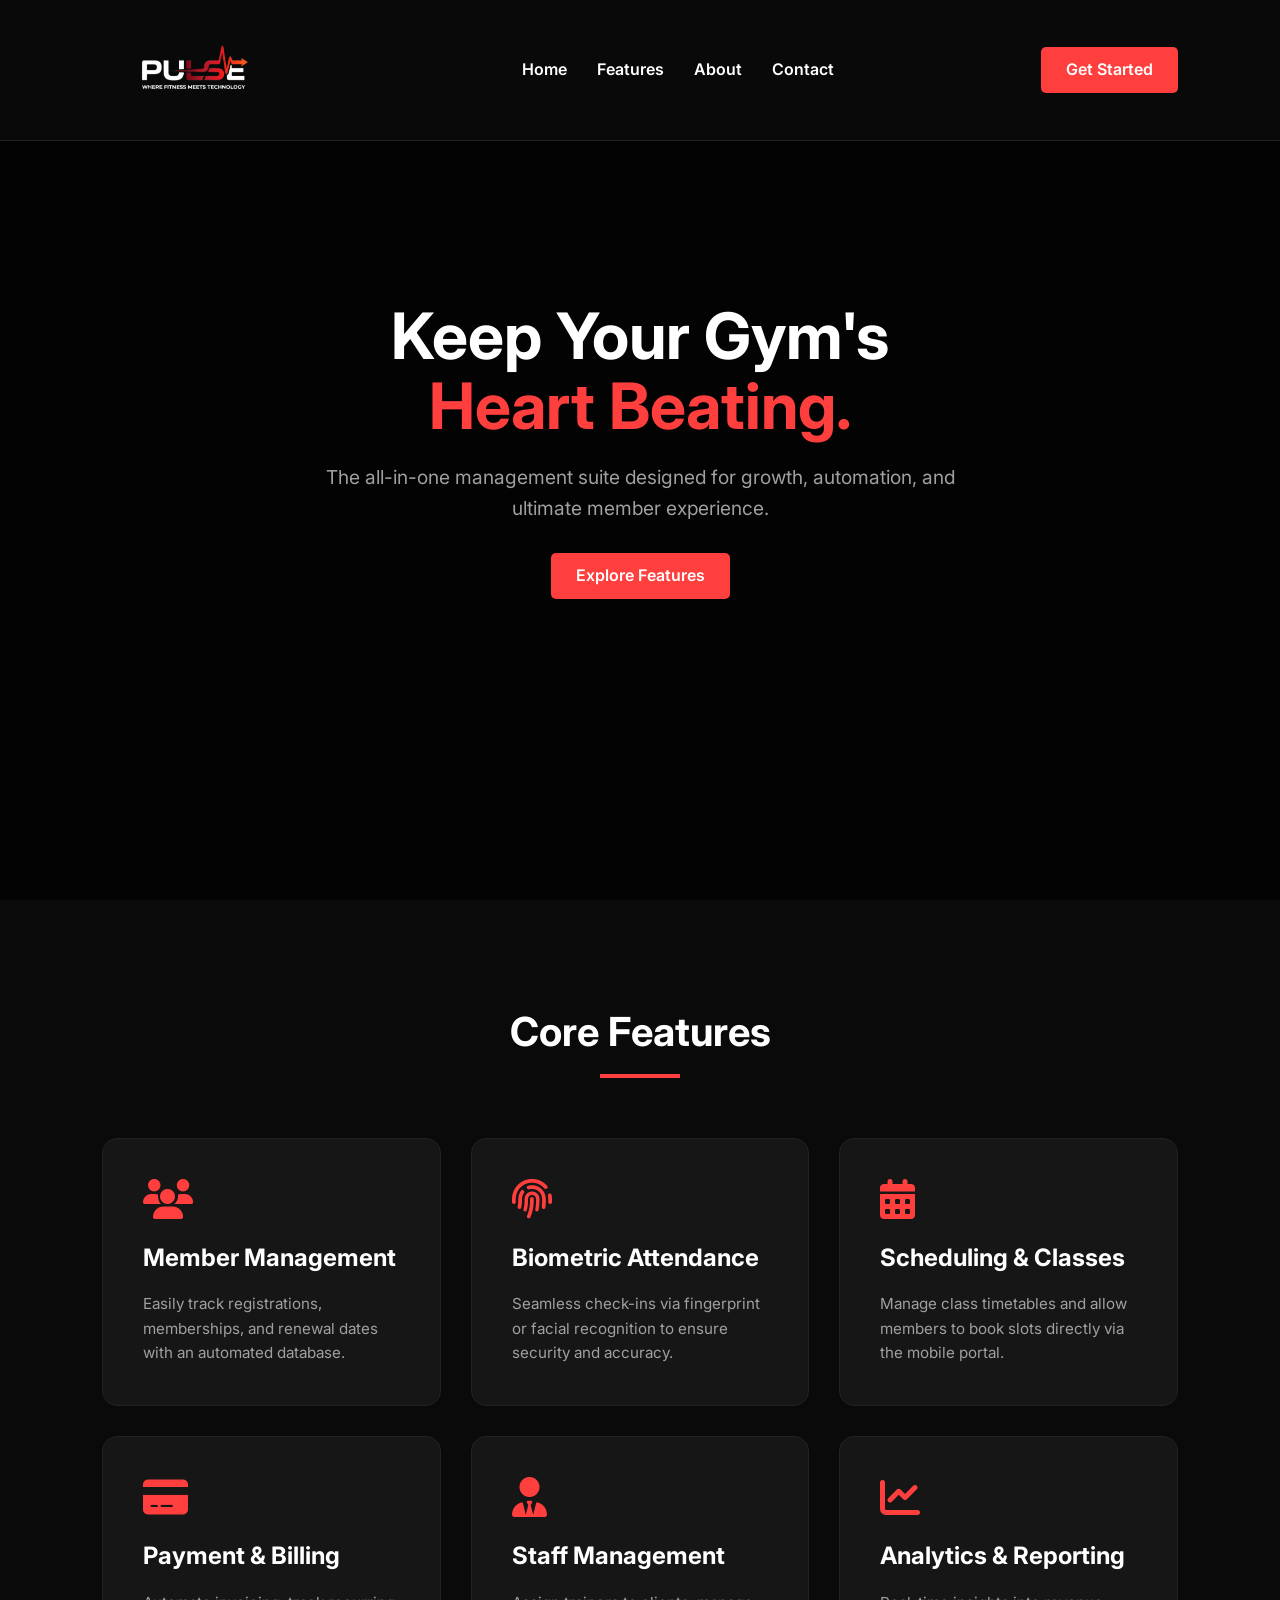
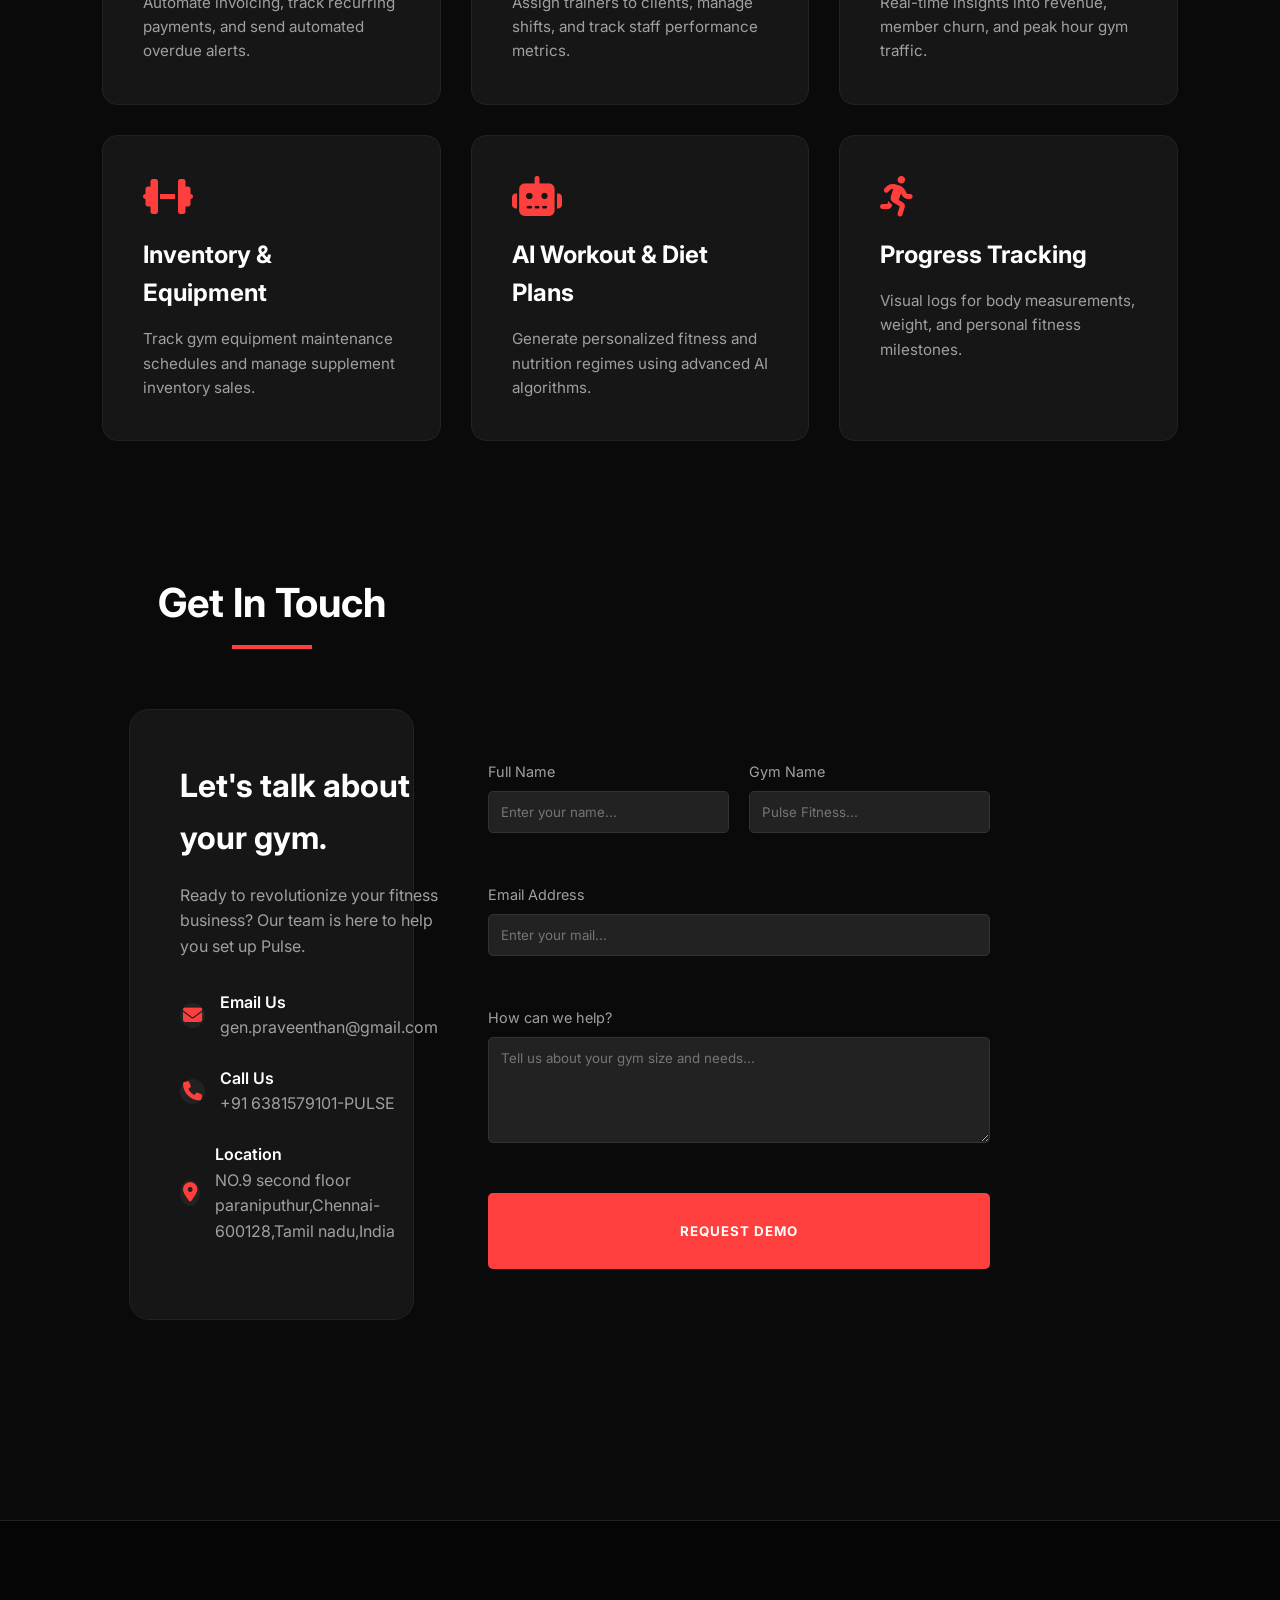
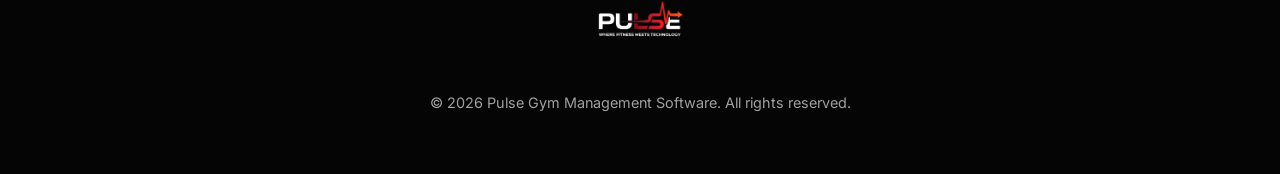
<file: index.html>
<!DOCTYPE html>
<html lang="en">

<head>
    <meta charset="UTF-8">
    <meta name="viewport" content="width=device-width, initial-scale=1.0">
    <title>Pulse | Ultimate Gym Management Software</title>
    <link href="https://fonts.googleapis.com/css2?family=Inter:wght@400;600;800&display=swap" rel="stylesheet">
    <link rel="stylesheet" href="https://cdnjs.cloudflare.com/ajax/libs/font-awesome/6.4.0/css/all.min.css">
    <link rel="shortcut icon" href="./photos/Pulse.png" type="image/x-icon">
    <link rel="stylesheet" href="./gym.css">
    
    <script src="gym.js"></script>
</head>

<body>

    <nav>
        <div class="logo-container">
            <img src="./photos/Pulse.png" alt="Pulse Logo" class="nav-logo">
        </div>
        <ul class="nav-links">
            <li><a href="#home">Home</a></li>
            <li><a href="./Features.html">Features</a></li>
            <li><a href="#about">About</a></li>
            <li><a href="#contact">Contact</a></li>
        </ul>
        <a href="#" class="btn-demo">Get Started</a>
        <div class="menu-toggle"><i class="fas fa-bars"></i></div>
    </nav>

    <section class="hero" id="home">
        <h1>Keep Your Gym's <br><span>Heart Beating.</span></h1>
        <p>The all-in-one management suite designed for growth, automation, and ultimate member experience.</p>
        <a href="#features" class="btn-demo">Explore Features</a>
    </section>

    <section class="features" id="features">
        <div class="section-title">
            <h2>Core Features</h2>
            <div></div>
        </div>

        <div class="features-grid">
            <div class="feature-card">
                <i class="fas fa-users"></i>
                <h3>Member Management</h3>
                <p>Easily track registrations, memberships, and renewal dates with an automated database.</p>
            </div>
            <div class="feature-card">
                <i class="fas fa-fingerprint"></i>
                <h3>Biometric Attendance</h3>
                <p>Seamless check-ins via fingerprint or facial recognition to ensure security and accuracy.</p>
            </div>
            <div class="feature-card">
                <i class="fas fa-calendar-alt"></i>
                <h3>Scheduling & Classes</h3>
                <p>Manage class timetables and allow members to book slots directly via the mobile portal.</p>
            </div>
            <div class="feature-card">
                <i class="fas fa-credit-card"></i>
                <h3>Payment & Billing</h3>
                <p>Automate invoicing, track recurring payments, and send automated overdue alerts.</p>
            </div>
            <div class="feature-card">
                <i class="fas fa-user-tie"></i>
                <h3>Staff Management</h3>
                <p>Assign trainers to clients, manage shifts, and track staff performance metrics.</p>
            </div>
            <div class="feature-card">
                <i class="fas fa-chart-line"></i>
                <h3>Analytics & Reporting</h3>
                <p>Real-time insights into revenue, member churn, and peak hour gym traffic.</p>
            </div>
            <div class="feature-card">
                <i class="fas fa-dumbbell"></i>
                <h3>Inventory & Equipment</h3>
                <p>Track gym equipment maintenance schedules and manage supplement inventory sales.</p>
            </div>
            <div class="feature-card">
                <i class="fas fa-robot"></i>
                <h3>AI Workout & Diet Plans</h3>
                <p>Generate personalized fitness and nutrition regimes using advanced AI algorithms.</p>
            </div>
            <div class="feature-card">
                <i class="fas fa-running"></i>
                <h3>Progress Tracking</h3>
                <p>Visual logs for body measurements, weight, and personal fitness milestones.</p>
            </div>
            <section class="contact" id="contact">
                <div class="section-title">
                    <h2>Get In Touch</h2>
                    <div></div>
                </div>

                <div class="contact-container">
                    <div class="contact-info">
                        <h3>Let's talk about your gym.</h3>
                        <p style="color: var(--text-gray); margin-bottom: 30px;">Ready to revolutionize your fitness
                            business? Our team is here to help you set up Pulse.</p>

                        <div class="info-item">
                            <i class="fas fa-envelope"></i>
                            <div>
                                <p style="font-weight: 600;">Email Us</p>
                                <p style="color: var(--text-gray);">gen.praveenthan@gmail.com</p>
                            </div>
                        </div>

                        <div class="info-item">
                            <i class="fas fa-phone"></i>
                            <div>
                                <p style="font-weight: 600;">Call Us</p>
                                <p style="color: var(--text-gray);">+91 6381579101-PULSE</p>
                            </div>
                        </div>

                        <div class="info-item">
                            <i class="fas fa-map-marker-alt"></i>
                            <div>
                                <p style="font-weight: 600;">Location</p>
                                <p style="color: var(--text-gray);">NO.9 second floor paraniputhur,Chennai-600128,Tamil
                                    nadu,India</p>
                            </div>
                        </div>
                    </div>

                    <form class="contact-form" id="gymContactForm">
                        <div class="form-group">
                            <label>Full Name</label>
                            <input type="text" placeholder="Enter your name..." required>
                        </div>
                        <div class="form-group">
                            <label>Gym Name</label>
                            <input type="text" placeholder="Pulse Fitness..." required>
                        </div>
                        <div class="form-group full-width">
                            <label>Email Address</label>
                            <input type="email" placeholder="Enter your mail..." required>
                        </div>
                        <div class="form-group full-width">
                            <label>How can we help?</label>
                            <textarea rows="5" placeholder="Tell us about your gym size and needs..."></textarea>
                        </div>
                        <button type="submit" class="btn-submit">Request Demo</button>
                    </form>
                </div>
            </section>
        </div>
    </section>

    <footer>
        <div class="footer-content">
            <img src="./photos/Pulse.png" alt="Pulse Logo" class="footer-logo">
            <p>&copy; 2026 Pulse Gym Management Software. All rights reserved.</p>
        </div>
    </footer>
</body>

</html>
</file>
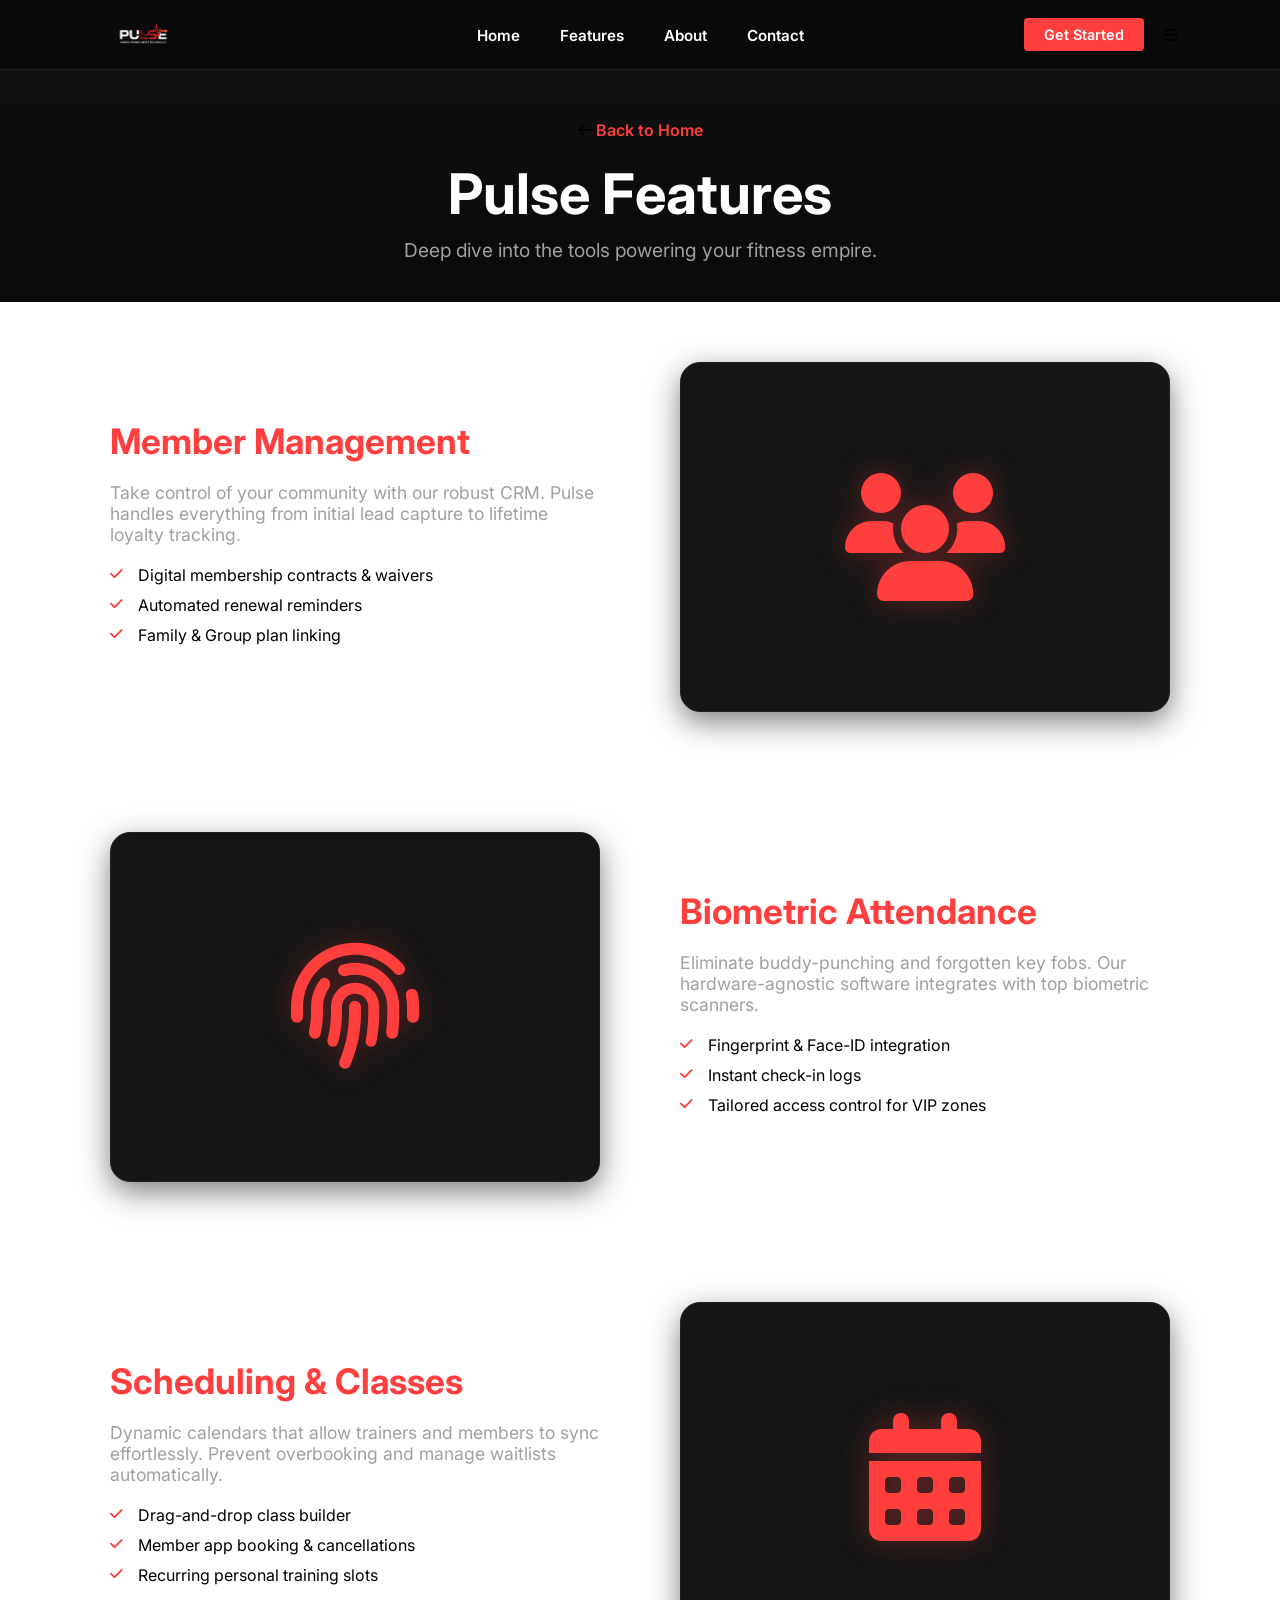
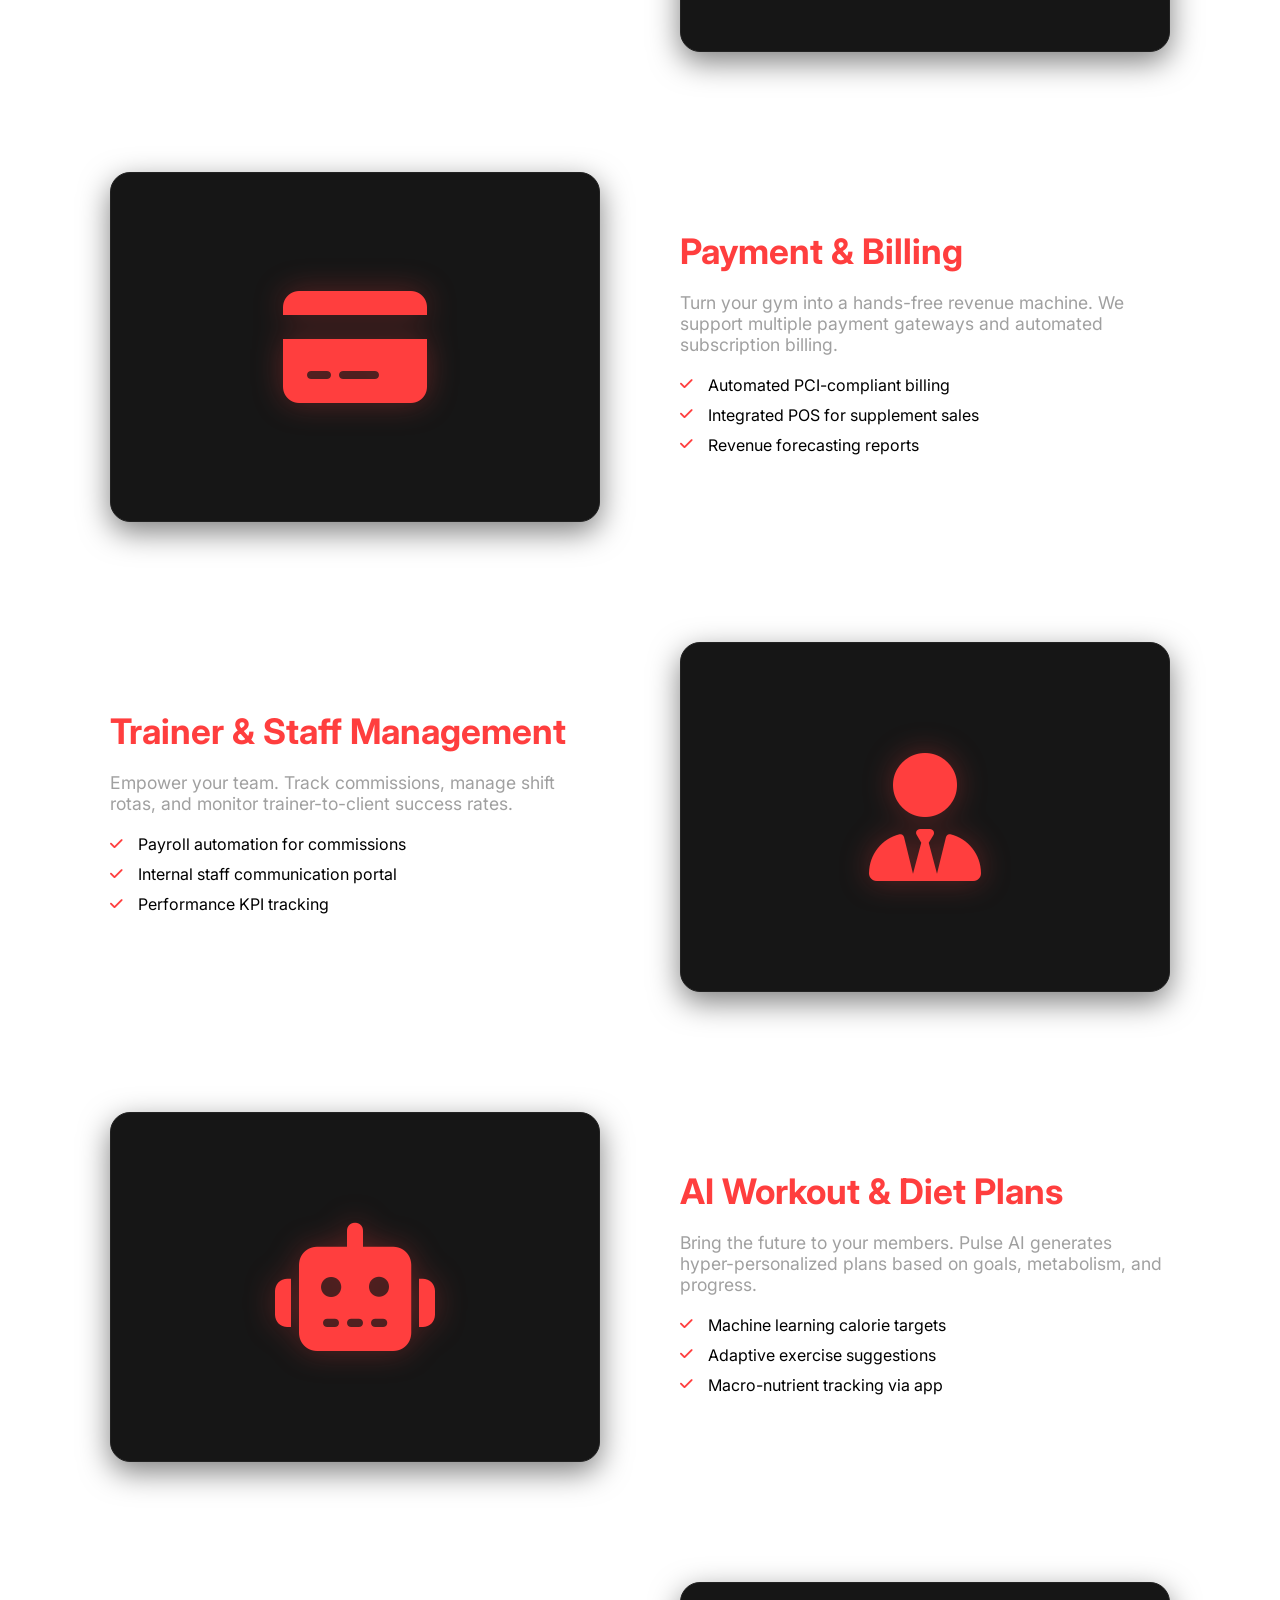
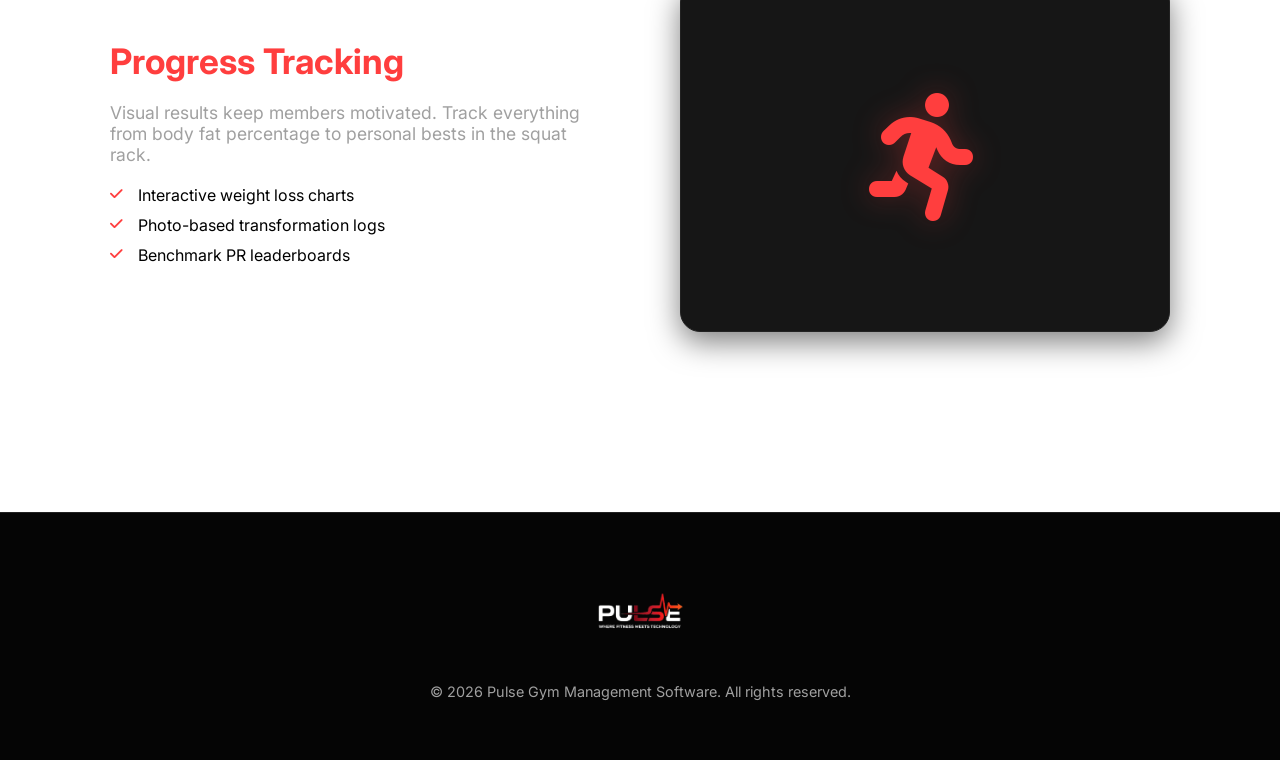
<file: Features.html>
<!DOCTYPE html>
<html lang="en">

<head>
    <meta charset="UTF-8">
    <meta name="viewport" content="width=device-width, initial-scale=1.0">
    <title>Features | Pulse Gym Management</title>
    <link href="https://fonts.googleapis.com/css2?family=Inter:wght@400;600;800&display=swap" rel="stylesheet">
    <link rel="stylesheet" href="https://cdnjs.cloudflare.com/ajax/libs/font-awesome/6.4.0/css/all.min.css">

    <style>
        :root {
            --primary: #ff3e3e;
            --bg-dark: #0a0a0a;
            --bg-card: #161616;
            --text-light: #ffffff;
            --text-gray: #a0a0a0;
        }

        * {
            margin: 0;
            color: black;
            padding: 0;
            box-sizing: border-box;
            font-family: 'Inter', sans-serif;
        }

        /* Refined Nav Bar */
        /* Optimized Centered Nav Bar */
        nav {
            display: flex;
            justify-content: space-between;
            align-items: center;
            padding: 0 8%;
            height: 70px;
            background: rgba(10, 10, 10, 0.98);
            backdrop-filter: blur(10px);
            position: fixed;
            width: 100%;
            top: 0;
            z-index: 1000;
            border-bottom: 1px solid #222;
        }

        .logo-container {
            display: flex;
            align-items: center;
            flex: 1;
            /* Takes up 1/3 of the space on the left */
        }

        .nav-logo {
            height: 45px;
            width: auto;
            display: block;
        }

        .nav-links {
            display: flex;
            list-style: none;
            align-items: center;
            margin: 0 auto;
            /* Keeps the list centered */
            flex: 1;
            /* Takes up the middle 1/3 */
            justify-content: center;
        }

        .nav-links li {
            margin: 0 20px;
        }

        .nav-links a {
            text-decoration: none;
            color: var(--text-light) !important;
            /* Forces color to white */
            font-weight: 600;
            font-size: 0.95rem;
            transition: color 0.3s ease;
        }

        /* Container for the right-side button */
        .nav-actions {
            display: flex;
            justify-content: flex-end;
            align-items: center;
            flex: 1;
            /* Takes up 1/3 of the space on the right to balance the logo */
        }

        .btn-demo {
            background: var(--primary);
            color: white !important;
            padding: 8px 20px;
            border-radius: 4px;
            text-decoration: none;
            font-weight: 600;
            font-size: 0.9rem;
            white-space: nowrap;
        }

        /* Fix: Remove the 'color: black' from the universal selector (*) in your code 
   to ensure nav links stay white/light */
        * {
            margin: 0;
            padding: 0;
            box-sizing: border-box;
            font-family: 'Inter', sans-serif;
        }

        /* Fix for the Header spacing */
        header {
            padding-top: 120px;
            /* Increased top padding so content doesn't hide behind nav */
            padding-bottom: 40px;
            text-align: center;
            background: linear-gradient(to bottom, #111, var(--bg-dark));
        }

        .back-home {
            color: var(--primary);
            text-decoration: none;
            font-weight: 600;
            display: inline-block;
            margin-bottom: 20px;
        }

        h1 {
            font-size: 3.5rem;
            color: white;
            margin-bottom: 10px;
        }

        .subtitle {
            color: var(--text-gray);
            font-size: 1.2rem;
        }

        /* Feature Sections */
        .feature-container {
            max-width: 1100px;
            margin: 0 auto;
            padding: 60px 20px;
        }

        .feature-item {
            display: grid;
            grid-template-columns: 1fr 1fr;
            gap: 80px;
            align-items: center;
            margin-bottom: 120px;
        }

        .feature-item:nth-child(even) {
            direction: rtl;
        }

        .feature-item:nth-child(even) .feature-text {
            direction: ltr;
        }

        .feature-icon-box {
            background: var(--bg-card);
            height: 350px;
            border-radius: 20px;
            display: flex;
            justify-content: center;
            align-items: center;
            border: 1px solid #222;
            box-shadow: 0 10px 30px rgba(0, 0, 0, 0.5);
        }

        .feature-icon-box i {
            font-size: 8rem;
            color: var(--primary);
            filter: drop-shadow(0 0 15px rgba(255, 62, 62, 0.3));
        }

        .feature-text h2 {
            font-size: 2.2rem;
            margin-bottom: 20px;
            color: var(--primary);
        }

        .feature-text p {
            color: var(--text-gray);
            font-size: 1.1rem;
            margin-bottom: 20px;
        }

        .feature-list {
            list-style: none;
        }

        .feature-list li {
            margin-bottom: 10px;
            display: flex;
            align-items: center;
        }

        .feature-list li i {
            color: var(--primary);
            margin-right: 15px;
            font-size: 0.9rem;
        }

        footer {
            padding: 60px 8%;
            background: #050505;
            border-top: 1px solid #222;
            display: flex;
            justify-content: center;
            align-items: center;
            text-align: center;
        }

        .footer-content {
            display: flex;
            flex-direction: column;
            /* Stacks logo above text */
            align-items: center;
            /* Ensures both elements are centered */
            gap: 20px;
            /* Adds space between logo and text */
        }

        .footer-logo {
            height: 80px;
            /* Adjust size as needed */
            width: auto;
            display: block;
            margin-bottom: 10px;
            /* Extra spacing control */
        }

        footer p {
            color: var(--text-gray);
            font-size: 0.9rem;
            margin: 0;
        }


        @media (max-width: 768px) {
            .feature-item {
                grid-template-columns: 1fr;
                gap: 40px;
                text-align: center;
            }

            .feature-item:nth-child(even) {
                direction: ltr;
            }

            h1 {
                font-size: 2.5rem;
            }
        }
    </style>
</head>

<body>

    <header>
        <nav>
            <div class="logo-container">
                <img src="./photos/Pulse.png" alt="Pulse Logo" class="nav-logo">
            </div>

            <ul class="nav-links">
                <li><a href="./index.html">Home</a></li>
                <li><a href="./Features.html">Features</a></li>
                <li><a href="#about">About</a></li>
                <li><a href="./index.html">Contact</a></li>
            </ul>

            <div class="nav-actions">
                <a href="#" class="btn-demo">Get Started</a>
                <div class="menu-toggle" style="margin-left: 20px; color: white;">
                    <i class="fas fa-bars"></i>
                </div>
            </div>
        </nav>
        <a href="index.html" class="back-home"><i class="fas fa-arrow-left"></i> Back to Home</a>
        <h1>Pulse Features</h1>
        <p class="subtitle">Deep dive into the tools powering your fitness empire.</p>
    </header>

    <div class="feature-container">

        <section class="feature-item">
            <div class="feature-text">
                <h2>Member Management</h2>
                <p>Take control of your community with our robust CRM. Pulse handles everything from initial lead
                    capture to lifetime loyalty tracking.</p>
                <ul class="feature-list">
                    <li><i class="fas fa-check"></i> Digital membership contracts & waivers</li>
                    <li><i class="fas fa-check"></i> Automated renewal reminders</li>
                    <li><i class="fas fa-check"></i> Family & Group plan linking</li>
                </ul>
            </div>
            <div class="feature-icon-box"><i class="fas fa-users"></i></div>
        </section>

        <section class="feature-item">
            <div class="feature-text">
                <h2>Biometric Attendance</h2>
                <p>Eliminate buddy-punching and forgotten key fobs. Our hardware-agnostic software integrates with top
                    biometric scanners.</p>
                <ul class="feature-list">
                    <li><i class="fas fa-check"></i> Fingerprint & Face-ID integration</li>
                    <li><i class="fas fa-check"></i> Instant check-in logs</li>
                    <li><i class="fas fa-check"></i> Tailored access control for VIP zones</li>
                </ul>
            </div>
            <div class="feature-icon-box"><i class="fas fa-fingerprint"></i></div>
        </section>

        <section class="feature-item">
            <div class="feature-text">
                <h2>Scheduling & Classes</h2>
                <p>Dynamic calendars that allow trainers and members to sync effortlessly. Prevent overbooking and
                    manage waitlists automatically.</p>
                <ul class="feature-list">
                    <li><i class="fas fa-check"></i> Drag-and-drop class builder</li>
                    <li><i class="fas fa-check"></i> Member app booking & cancellations</li>
                    <li><i class="fas fa-check"></i> Recurring personal training slots</li>
                </ul>
            </div>
            <div class="feature-icon-box"><i class="fas fa-calendar-alt"></i></div>
        </section>

        <section class="feature-item">
            <div class="feature-text">
                <h2>Payment & Billing</h2>
                <p>Turn your gym into a hands-free revenue machine. We support multiple payment gateways and automated
                    subscription billing.</p>
                <ul class="feature-list">
                    <li><i class="fas fa-check"></i> Automated PCI-compliant billing</li>
                    <li><i class="fas fa-check"></i> Integrated POS for supplement sales</li>
                    <li><i class="fas fa-check"></i> Revenue forecasting reports</li>
                </ul>
            </div>
            <div class="feature-icon-box"><i class="fas fa-credit-card"></i></div>
        </section>

        <section class="feature-item">
            <div class="feature-text">
                <h2>Trainer & Staff Management</h2>
                <p>Empower your team. Track commissions, manage shift rotas, and monitor trainer-to-client success
                    rates.</p>
                <ul class="feature-list">
                    <li><i class="fas fa-check"></i> Payroll automation for commissions</li>
                    <li><i class="fas fa-check"></i> Internal staff communication portal</li>
                    <li><i class="fas fa-check"></i> Performance KPI tracking</li>
                </ul>
            </div>
            <div class="feature-icon-box"><i class="fas fa-user-tie"></i></div>
        </section>

        <section class="feature-item">
            <div class="feature-text">
                <h2>AI Workout & Diet Plans</h2>
                <p>Bring the future to your members. Pulse AI generates hyper-personalized plans based on goals,
                    metabolism, and progress.</p>
                <ul class="feature-list">
                    <li><i class="fas fa-check"></i> Machine learning calorie targets</li>
                    <li><i class="fas fa-check"></i> Adaptive exercise suggestions</li>
                    <li><i class="fas fa-check"></i> Macro-nutrient tracking via app</li>
                </ul>
            </div>
            <div class="feature-icon-box"><i class="fas fa-robot"></i></div>
        </section>

        <section class="feature-item">
            <div class="feature-text">
                <h2>Progress Tracking</h2>
                <p>Visual results keep members motivated. Track everything from body fat percentage to personal bests in
                    the squat rack.</p>
                <ul class="feature-list">
                    <li><i class="fas fa-check"></i> Interactive weight loss charts</li>
                    <li><i class="fas fa-check"></i> Photo-based transformation logs</li>
                    <li><i class="fas fa-check"></i> Benchmark PR leaderboards</li>
                </ul>
            </div>
            <div class="feature-icon-box"><i class="fas fa-running"></i></div>
        </section>

    </div>

    <footer>
        <div class="footer-content">
            <img src="./photos/Pulse.png" alt="Pulse Logo" class="footer-logo">
            <p>&copy; 2026 Pulse Gym Management Software. All rights reserved.</p>
        </div>
    </footer>

</body>

</html>
</file>
<file: gym.css>
:root {
    --primary: #ff3e3e;
    --primary-dark: #cc0000;
    --bg-dark: #0a0a0a;
    --bg-card: #161616;
    --text-light: #ffffff;
    --text-gray: #a0a0a0;
    --transition: all 0.3s ease;
}

* {
    margin: 0;
    padding: 0;
    box-sizing: border-box;
    font-family: 'Inter', sans-serif;
}

body {
    background-color: var(--bg-dark);
    color: var(--text-light);
    line-height: 1.6;
    overflow-x: hidden;
}

/* Navigation */
nav {
    display: flex;
    justify-content: space-between;
    align-items: center;
    padding: 20px 8%;
    background: rgba(10, 10, 10, 0.95);
    position: fixed;
    width: 100%;
    top: 0;
    z-index: 1000;
    border-bottom: 1px solid #222;
}


.logo-container {
    display: flex;
    align-items: center;
    height: 100%;
}

.nav-logo {
    height: 100px;
    width: auto;  
    display: block;
    transition: var(--transition);
}

nav.sticky .nav-logo {
    height: 40px;
}

/* Adjust Nav to ensure vertical centering */
nav {
    display: flex;
    justify-content: space-between;
    align-items: center;
    padding: 15px 8%; /* Tightened padding */
    /* ... existing nav styles ... */
}
.nav-links {
    display: flex;
    list-style: none;
}

.nav-links li {
    margin-left: 30px;
}

.nav-links a {
    text-decoration: none;
    color: var(--text-light);
    font-weight: 600;
    transition: var(--transition);
}

.nav-links a:hover {
    color: var(--primary);
}

.btn-demo {
    background: var(--primary);
    color: white;
    padding: 10px 25px;
    border-radius: 5px;
    text-decoration: none;
    font-weight: 600;
    transition: var(--transition);
}

.btn-demo:hover {
    background: var(--primary-dark);
    transform: translateY(-2px);
}

/* Hero Section */
.hero {
    height: 100vh;
    display: flex;
    flex-direction: column;
    justify-content: center;
    align-items: center;
    text-align: center;
    padding: 0 10%;
    background: linear-gradient(rgba(0, 0, 0, 0.7), rgba(0, 0, 0, 0.7)),
        url('https://images.unsplash.com/photo-1534438327276-14e5300c3a48?auto=format&fit=crop&q=80&w=1470') no-repeat center center/cover;
}

.hero h1 {
    font-size: 4rem;
    margin-bottom: 20px;
    line-height: 1.1;
}

.hero h1 span {
    color: var(--primary);
}

.hero p {
    font-size: 1.2rem;
    color: var(--text-gray);
    max-width: 700px;
    margin-bottom: 30px;
}

/* Features Section */
.features {
    padding: 100px 8%;
}

.section-title {
    text-align: center;
    margin-bottom: 60px;
}

.section-title h2 {
    font-size: 2.5rem;
    margin-bottom: 10px;
}

.section-title div {
    width: 80px;
    height: 4px;
    background: var(--primary);
    margin: 0 auto;
}

.features-grid {
    display: grid;
    grid-template-columns: repeat(auto-fit, minmax(300px, 1fr));
    gap: 30px;
}

.feature-card {
    background: var(--bg-card);
    padding: 40px;
    border-radius: 15px;
    transition: var(--transition);
    border: 1px solid #222;
    text-align: left;
}

.feature-card:hover {
    transform: translateY(-10px);
    border-color: var(--primary);
}

.feature-card i {
    font-size: 2.5rem;
    color: var(--primary);
    margin-bottom: 20px;
}

.feature-card h3 {
    font-size: 1.5rem;
    margin-bottom: 15px;
}

.feature-card p {
    color: var(--text-gray);
    font-size: 0.95rem;
}
/* Contact Section */
.contact {
    padding: 100px 8%;
    background: var(--bg-dark);
}

.contact-container {
    display: grid;
    grid-template-columns: 1fr 1.5fr;
    gap: 50px;
    background: var(--bg-card);
    padding: 50px;
    border-radius: 20px;
    border: 1px solid #222;
}

.contact-info h3 {
    font-size: 2rem;
    margin-bottom: 20px;
}

.info-item {
    display: flex;
    align-items: center;
    margin-bottom: 25px;
}

.info-item i {
    color: var(--primary);
    font-size: 1.2rem;
    margin-right: 15px;
    background: #222;
    padding: 3px;
    border-radius: 50%;
}

/* Contact Form */
.contact-form {
    display: grid;
    grid-template-columns: 1fr 1fr;
    gap: 20px;
}

.form-group {
    display: flex;
    flex-direction: column;
}

.form-group.full-width {
    grid-column: span 2;
}

.form-group label {
    margin-bottom: 8px;
    color: var(--text-gray);
    font-size: 0.9rem;
}

.form-group input,
.form-group textarea {
    background: #222;
    border: 1px solid #333;
    padding: 12px;
    border-radius: 5px;
    color: white;
    outline: none;
    transition: var(--transition);
}

.form-group input:focus,
.form-group textarea:focus {
    border-color: var(--primary);
}

.btn-submit {
    grid-column: span 2;
    background: var(--primary);
    color: white;
    padding: 15px;
    border: none;
    border-radius: 5px;
    font-weight: 700;
    cursor: pointer;
    text-transform: uppercase;
    letter-spacing: 1px;
    transition: var(--transition);
}

.btn-submit:hover {
    background: var(--primary-dark);
}

@media (max-width: 992px) {
    .contact-container {
        grid-template-columns: 1fr;
    }

    .contact-form {
        grid-template-columns: 1fr;
    }

    .form-group.full-width,
    .btn-submit {
        grid-column: span 1;
    }
}
/* Footer */
footer {
    padding: 60px 8%;
    background: #050505;
    border-top: 1px solid #222;
    display: flex;
    justify-content: center; 
    align-items: center;     
    text-align: center;
}

.footer-content {
    display: flex;
    flex-direction: column;  /* Stacks logo above text */
    align-items: center;     /* Ensures both elements are centered */
    gap: 20px;               /* Adds space between logo and text */
}

.footer-logo {
    height: 80px;            /* Adjust size as needed */
    width: auto;
    display: block;
    margin-bottom: 10px;     /* Extra spacing control */
}

footer p {
    color: var(--text-gray);
    font-size: 0.9rem;
    margin: 0;
}

/* Responsive Mobile Menu */
.menu-toggle {
    display: none;
    font-size: 1.5rem;
    cursor: pointer;
}

@media (max-width: 768px) {
    .nav-links {
        display: none;
    }

    .menu-toggle {
        display: block;
    }

    .hero h1 {
        font-size: 2.5rem;
    }
}
</file>
